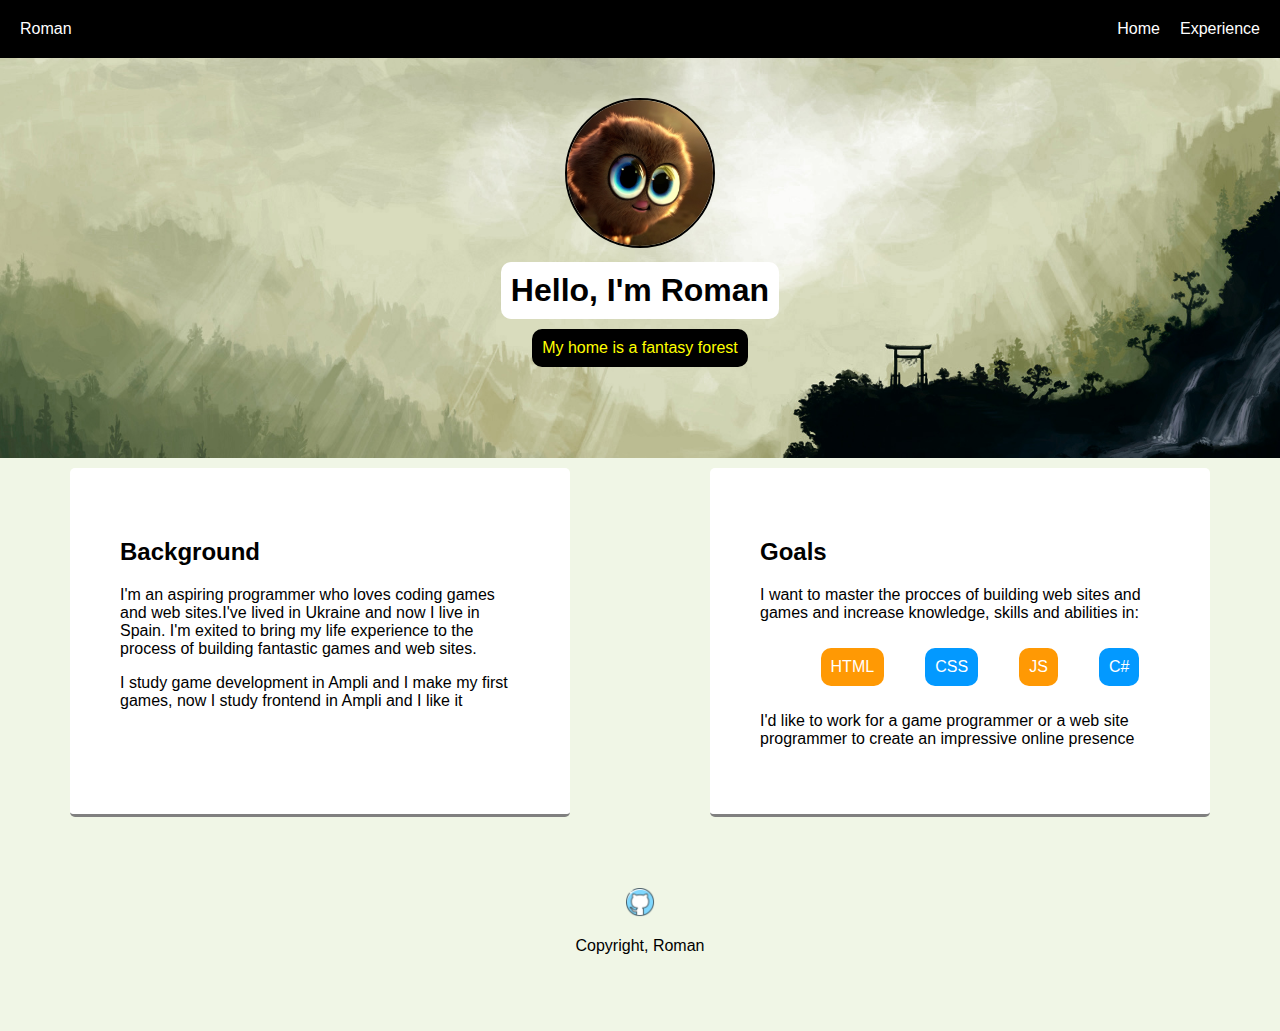
<file: index.html>
<!DOCTYPE html>
<html lang="en">
  <head>
    <meta charset="UTF-8" />
    <meta http-equiv="X-UA-Compatible" content="IE=edge" />
    <meta name="viewport" content="width=device-width, initial-scale=1.0" />
    <title>Roman's Web site</title>
    <link rel="stylesheet" href="./style.css" />
  </head>
  <body>
    <div class="nav">
      <ul class="menu">
        <li class="name">Roman</li>
        <li>Home</li>
        <li>Experience</li>
      </ul>
    </div>

    <header>
      <img src="./images/imgAboutMe.jpeg" alt="Animal"/>
      <h1 class="tag">Hello, I'm Roman</h1>
      <p class="tag sub-tittle">My home is a fantasy forest</p>
    </header>

    <div class="content">
      <div class="card">
        <h2>Background</h2>
        <p>
          I'm an aspiring programmer who loves coding games and web sites.I've
          lived in Ukraine and now I live in Spain. I'm exited to bring my life
          experience to the process of building fantastic games and web sites.
        </p>
        <p>
          I study game development in Ampli and I make my first games, now I
          study frontend in Ampli and I like it
        </p>
      </div>
      <div class="card">
        <h2>Goals</h2>
        <p>
          I want to master the procces of building web sites and games and
          increase knowledge, skills and abilities in:
        </p>
        <ul class="tag-list">
          <li class="tag tag-yellow">HTML</li>
          <li class="tag tag-blue">CSS</li>
          <li class="tag tag-yellow">JS</li>
          <li class="tag tag-blue">C#</li>
        </ul>
        <p>
          I'd like to work for a game programmer or a web site programmer to
          create an impressive online presence
        </p>
      </div>
    </div>

    <footer>
      <div>
        <a href="https://github.com/Chicorom/About-me"><img src="./images/git.png" alt=""></a>
      </div>
      <p>Copyright, Roman</p>
    </footer>
  </body>
</html>
</file>
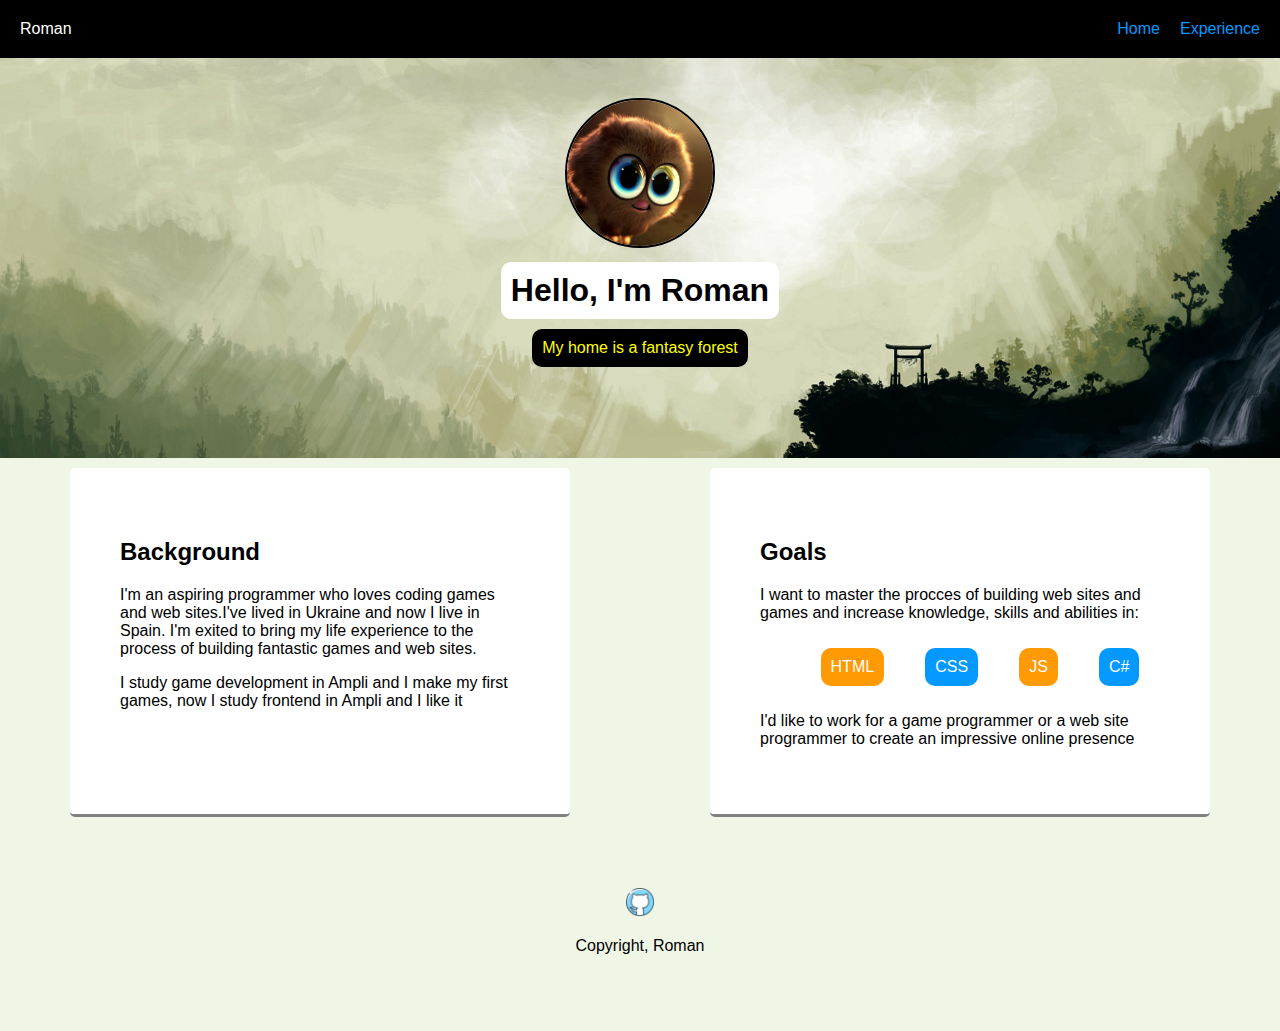
<file: about-me/index.html>
<!DOCTYPE html>
<html lang="en">
  <head>
    <meta charset="UTF-8" />
    <meta http-equiv="X-UA-Compatible" content="IE=edge" />
    <meta name="viewport" content="width=device-width, initial-scale=1.0" />
    <title>Roman's Web site</title>
    <link rel="stylesheet" href="./style.css" />
  </head>
  <body>
    <div class="nav">
      <ul class="menu">
        <li class="name">Roman</li>
        <li><a href="">Home</a></li>
        <li><a href="">Experience</a></li>
      </ul>
    </div>

    <header>
      <img src="../Images/imgAboutMe.jpeg" alt="Animal"/>
      <h1 class="tag">Hello, I'm Roman</h1>
      <p class="tag sub-tittle">My home is a fantasy forest</p>
    </header>

    <div class="content">
      <div class="card">
        <h2>Background</h2>
        <p>
          I'm an aspiring programmer who loves coding games and web sites.I've
          lived in Ukraine and now I live in Spain. I'm exited to bring my life
          experience to the process of building fantastic games and web sites.
        </p>
        <p>
          I study game development in Ampli and I make my first games, now I
          study frontend in Ampli and I like it
        </p>
      </div>
      <div class="card">
        <h2>Goals</h2>
        <p>
          I want to master the procces of building web sites and games and
          increase knowledge, skills and abilities in:
        </p>
        <ul class="tag-list">
          <li class="tag tag-yellow">HTML</li>
          <li class="tag tag-blue">CSS</li>
          <li class="tag tag-yellow">JS</li>
          <li class="tag tag-blue">C#</li>
        </ul>
        <p>
          I'd like to work for a game programmer or a web site programmer to
          create an impressive online presence
        </p>
      </div>
    </div>

    <footer>
      <div>
        <a href="https://github.com/Chicorom/About-me"><img src="../Images/git.png" alt=""></a>
      </div>
      <p>Copyright, Roman</p>
    </footer>
  </body>
</html>
</file>
<file: style.css>
*{
    box-sizing: border-box;
}
body{
    margin: 0;
    padding: 0;
    font-family: sans-serif;
    background-color: rgb(240, 246, 230);
}

a{
    text-decoration: none;
    color: #0499ff;
}

.nav{
    min-height: 40px;
    background-color: black;
    text-align: center;
    padding: 10px;
    font-weight: 600px;
}
.menu{
    display: flex;
    flex-flow: row;
    color: #fff;
    list-style-type: none;
    margin: 0 auto;
    padding: 0;
    justify-content: space-around;
}
.menu li{
    padding: 10px;
}
.name{
    display: block;
    margin-right: auto;
}

header{
    padding-top: 40px;
    width: 100%;
    height: 400px;
    background-image: url(./images/background.jpg);
    background-size: cover;
    text-align: center;
}
header img{
    width: 150px;
    height: 150px;
    border-radius: 50%;
    border: 2px solid #000;
}
header img:hover{
    transform: scale(1.2) rotate(5deg);
}
.tag{
    background-color: #fff;
    display: table;
    margin: 10px auto;
    padding: 10px;
    border-radius: 10px;
}
.sub-tittle{
    background-color: #000;
    color: yellow;
}
.content{
    display: flex;
    flex-flow: row;
    margin: 0 auto;
    justify-content: space-around;
}
.card{
    max-width: 500px;
    margin: 10px;
    padding: 50px;

    border-bottom: 3px solid grey;
    border-radius: 5px;
    background-color: #fff;
}
.card:hover{
    border-bottom: 3px solid #d44fd4;
    transform: scale(1.03);
}
footer{
    text-align: center;
    padding: 60px;
}
.tag-list{
    display: flex;
    flex-flow: row;
    list-style-type: none;
    color: #fff;
}
.tag-yellow{
    background-color: #ff9904;
}
.tag-blue{
    background-color: #0399ff;
}
footer img{
    width: 30px;
    height: 30px;
}
</file>
<file: about-me/style.css>
*{
    box-sizing: border-box;
}
body{
    margin: 0;
    padding: 0;
    font-family: sans-serif;
    background-color: rgb(240, 246, 230);
}

a{
    text-decoration: none;
    color: #0499ff;
}

.nav{
    min-height: 40px;
    background-color: black;
    text-align: center;
    padding: 10px;
    font-weight: 600px;
}
.menu{
    display: flex;
    flex-flow: row;
    color: #fff;
    list-style-type: none;
    margin: 0 auto;
    padding: 0;
    justify-content: space-around;
}
.menu li{
    padding: 10px;
}
.name{
    display: block;
    margin-right: auto;
}

header{
    padding-top: 40px;
    width: 100%;
    height: 400px;
    background-image: url(../Images/74671.jpg);
    background-size: cover;
    text-align: center;
}
header img{
    width: 150px;
    height: 150px;
    border-radius: 50%;
    border: 2px solid #000;
}
header img:hover{
    transform: scale(1.2) rotate(5deg);
}
.tag{
    background-color: #fff;
    display: table;
    margin: 10px auto;
    padding: 10px;
    border-radius: 10px;
}
.sub-tittle{
    background-color: #000;
    color: yellow;
}
.content{
    display: flex;
    flex-flow: row;
    margin: 0 auto;
    justify-content: space-around;
}
.card{
    max-width: 500px;
    margin: 10px;
    padding: 50px;

    border-bottom: 3px solid grey;
    border-radius: 5px;
    background-color: #fff;
}
.card:hover{
    border-bottom: 3px solid #d44fd4;
    transform: scale(1.03);
}
footer{
    text-align: center;
    padding: 60px;
}
.tag-list{
    display: flex;
    flex-flow: row;
    list-style-type: none;
    color: #fff;
}
.tag-yellow{
    background-color: #ff9904;
}
.tag-blue{
    background-color: #0399ff;
}
footer img{
    width: 30px;
    height: 30px;
}
</file>
